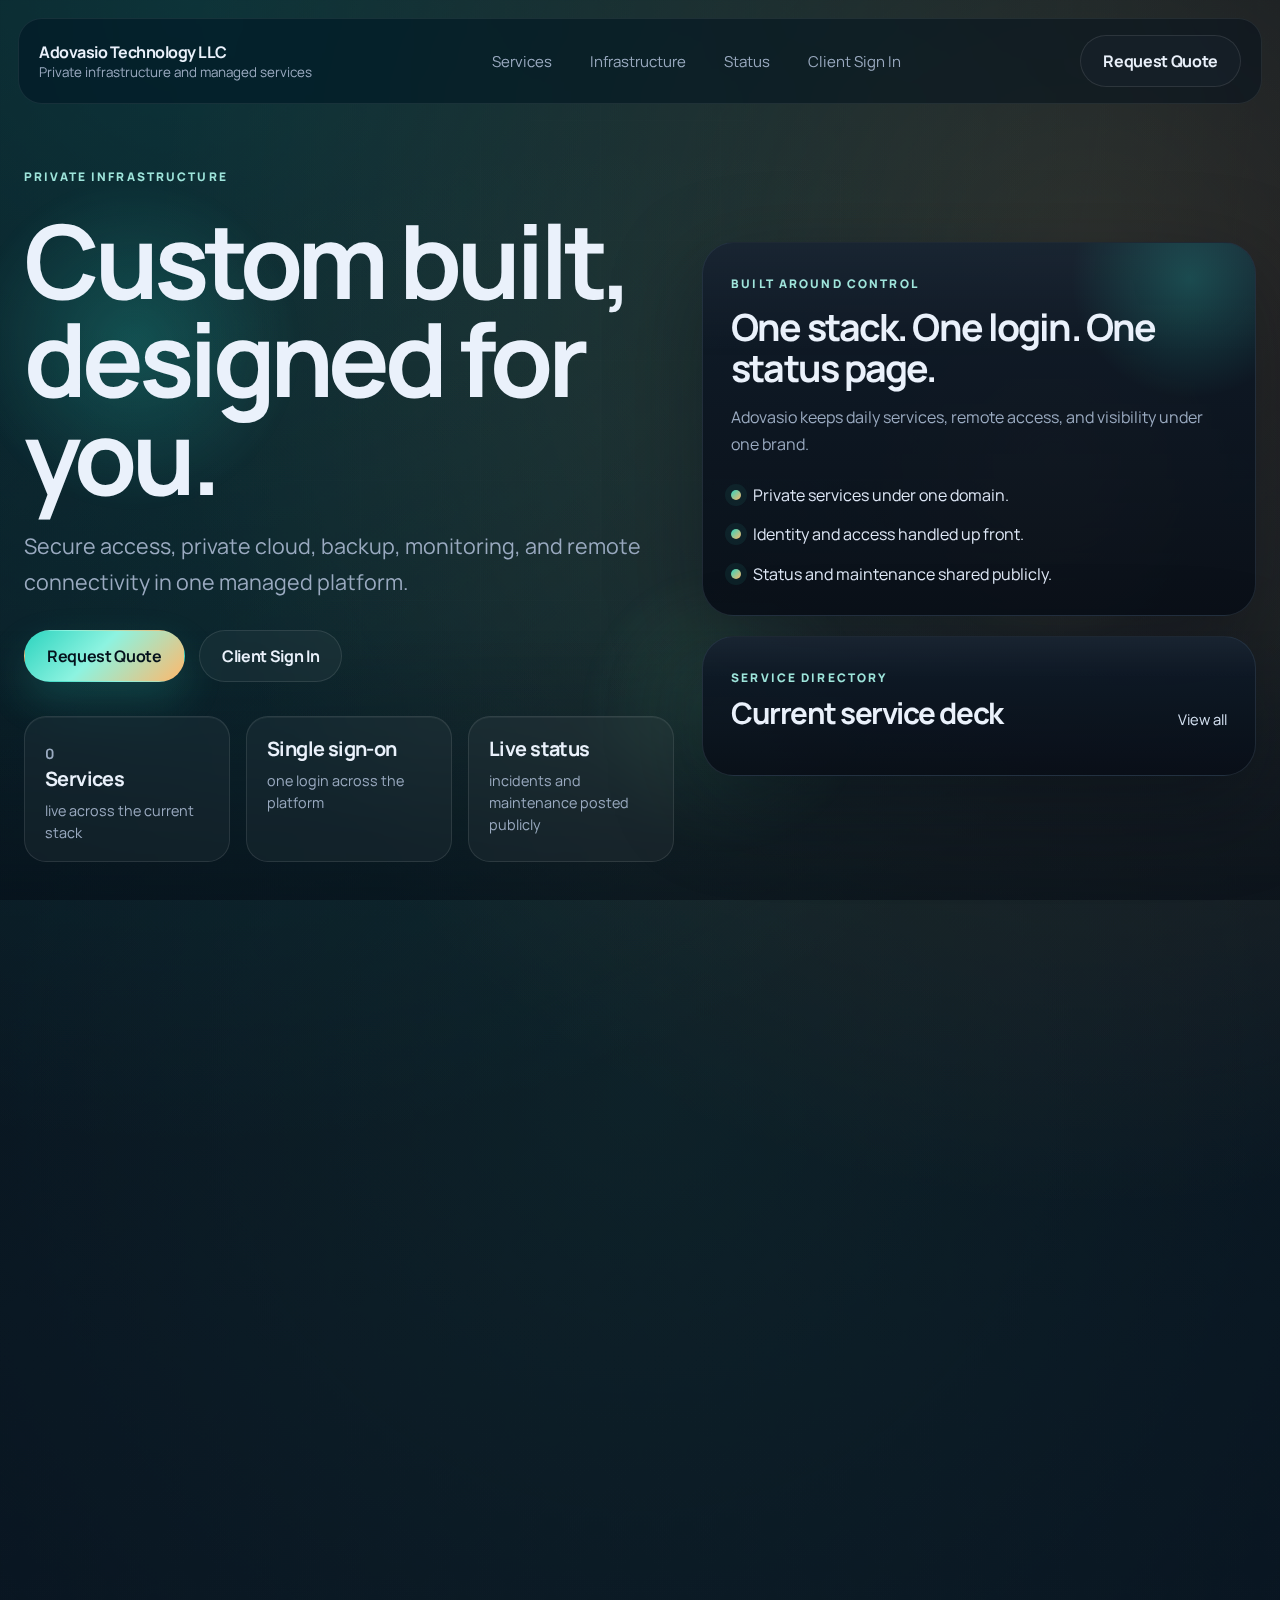
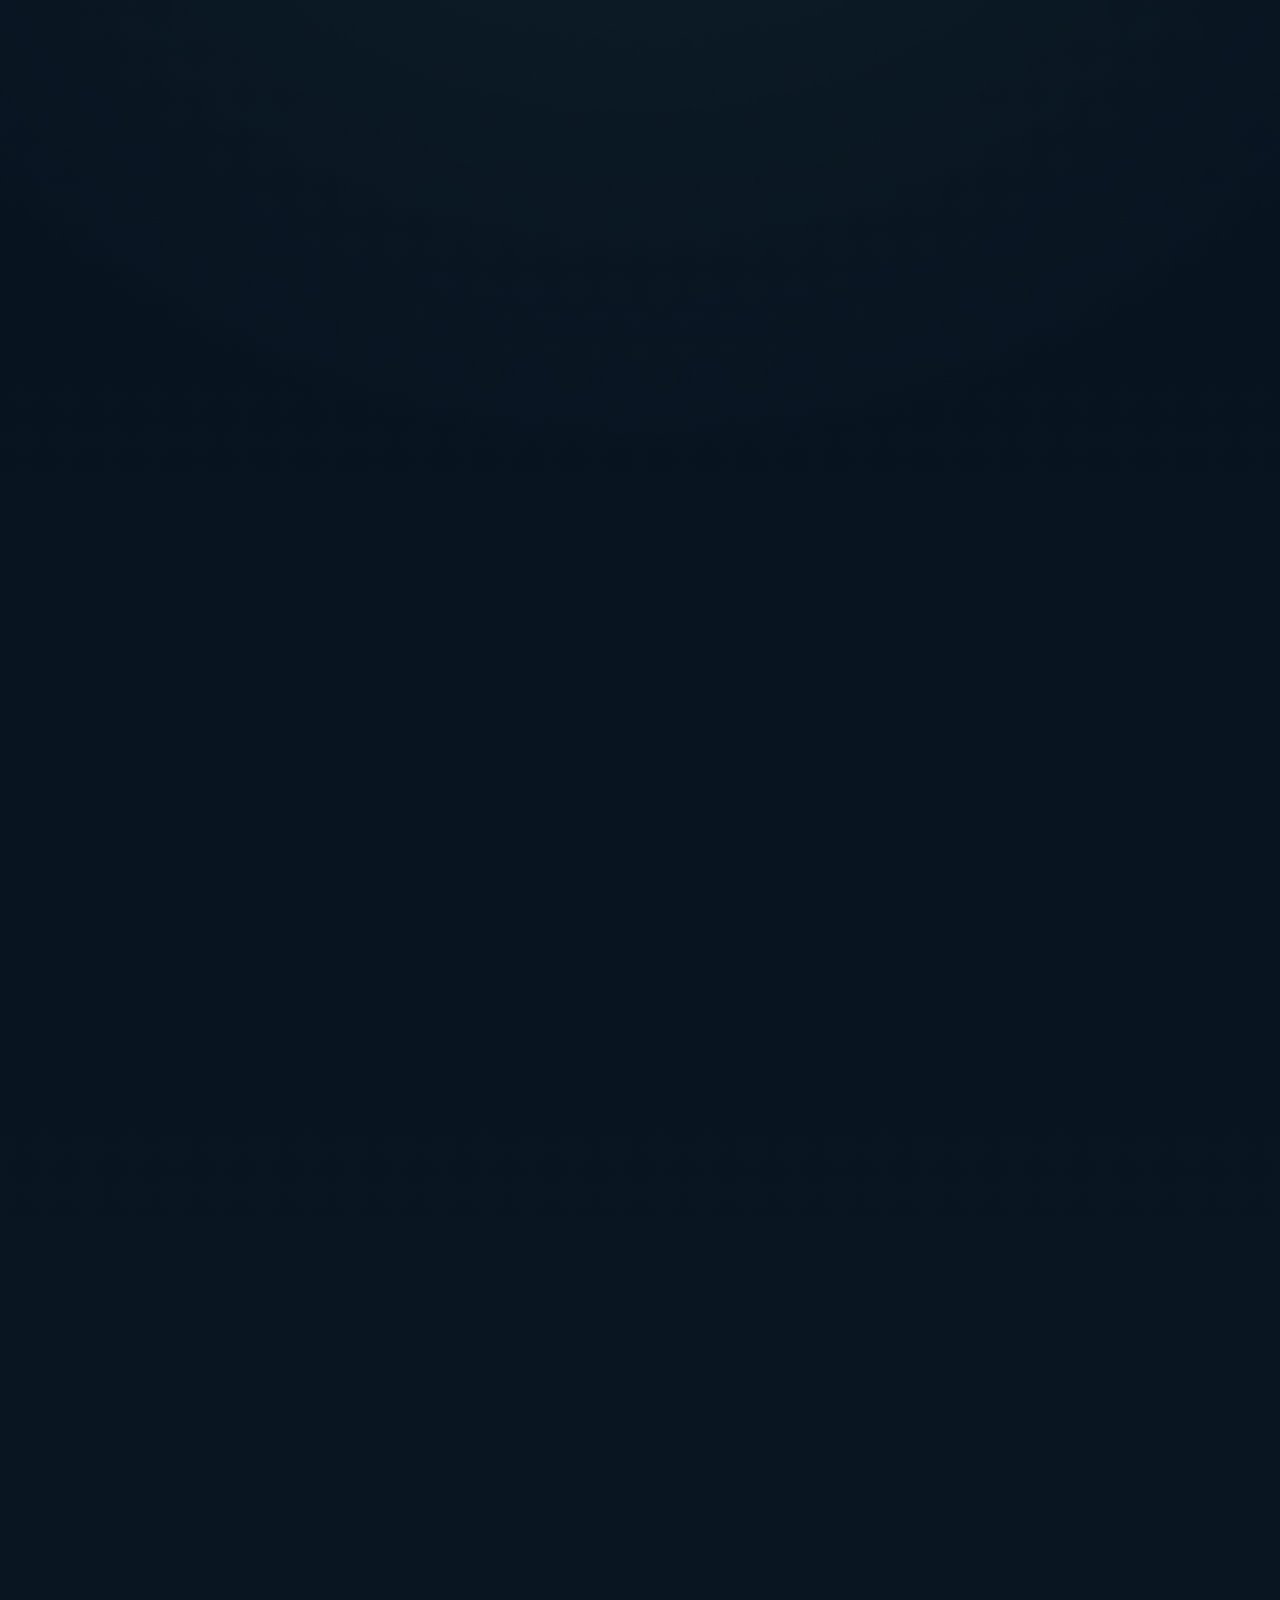
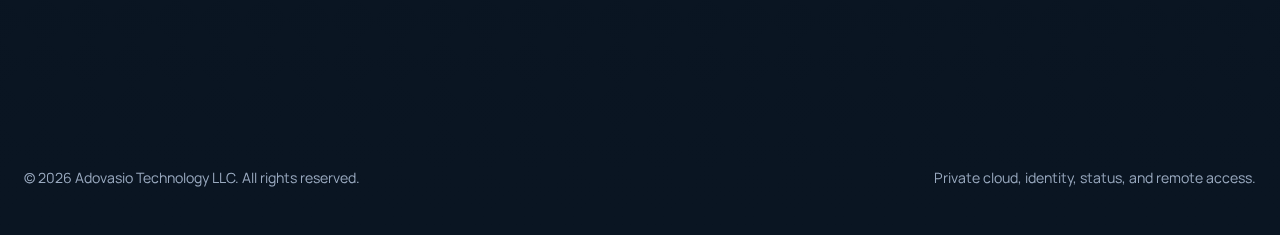
<file: index.html>
<!doctype html>
<html lang="en">
<head>
  <meta charset="utf-8" />
  <title>Adovasio Technology LLC | Private Infrastructure &amp; Managed Services</title>
  <meta name="viewport" content="width=device-width, initial-scale=1" />
  <meta
    name="description"
    content="Private infrastructure, secure access, cloud services, and live status reporting from Adovasio Technology LLC."
  />
  <meta name="theme-color" content="#0b1220" />
  <meta property="og:type" content="website" />
  <meta property="og:site_name" content="Adovasio Technology LLC" />
  <meta property="og:title" content="Adovasio Technology LLC" />
  <meta
    property="og:description"
    content="Private infrastructure, secure access, and managed services from Adovasio Technology LLC."
  />
  <meta property="og:url" content="https://adovasio.com" />
  <meta name="twitter:card" content="summary_large_image" />
  <link rel="preconnect" href="https://fonts.googleapis.com" />
  <link rel="preconnect" href="https://fonts.gstatic.com" crossorigin />
  <link
    href="https://fonts.googleapis.com/css2?family=Manrope:wght@400;500;600;700;800&amp;display=swap"
    rel="stylesheet"
  />
  <script type="application/ld+json">
{
  "@context": "https://schema.org",
  "@type": "Organization",
  "name": "Adovasio Technology LLC",
  "alternateName": "Adovasio Tech",
  "url": "https://adovasio.com",
  "description": "Private infrastructure, secure access, and managed services.",
  "logo": "https://adovasio.com/logo.png"
}
  </script>
  <link rel="stylesheet" href="/assets/css/main.css?v=7" />
  <link rel="stylesheet" href="/assets/css/animations.css?v=4" />
</head>
<body>
  <div class="page-shell">
    <div class="site-header-wrap">
      <header class="site-header" id="site-header">
        <a class="brand-lockup" href="#top" aria-label="Adovasio home">
          <span class="brand-copy">
            <span class="brand-name">Adovasio Technology LLC</span>
            <span class="brand-tag">Private infrastructure and managed services</span>
          </span>
        </a>

        <nav class="site-nav" aria-label="Primary">
          <a href="#services">Services</a>
          <a href="#infrastructure">Infrastructure</a>
          <a href="#observability">Status</a>
          <a
            href="https://sso.adovasio.com/"
            target="_blank"
            rel="noopener noreferrer"
          >
            Client Sign In
          </a>
        </nav>

        <a class="button button-outline header-cta" href="form.html">
          Request Quote
        </a>
      </header>
    </div>

    <main>
      <section class="hero-section" id="top">
        <div class="hero-backdrop" aria-hidden="true">
          <div class="hero-orb hero-orb-a"></div>
          <div class="hero-orb hero-orb-b"></div>
          <div class="hero-orb hero-orb-c"></div>
        </div>

        <div class="hero-copy" data-animate>
          <p class="eyebrow">Private infrastructure</p>
          <h1>Custom built, designed for you.</h1>
          <p class="hero-lead">
            Secure access, private cloud, backup, monitoring, and remote
            connectivity in one managed platform.
          </p>

          <div class="hero-actions">
            <a class="button button-primary" href="form.html">Request Quote</a>
            <a
              class="button button-secondary"
              href="https://sso.adovasio.com/"
              target="_blank"
              rel="noopener noreferrer"
            >
              Client Sign In
            </a>
          </div>

          <div class="hero-stats">
            <article class="stat-card">
              <strong><span data-service-count>0</span> Services</strong>
              <span>live across the current stack</span>
            </article>
            <article class="stat-card">
              <strong>Single sign-on</strong>
              <span>one login across the platform</span>
            </article>
            <article class="stat-card">
              <strong>Live status</strong>
              <span>incidents and maintenance posted publicly</span>
            </article>
          </div>
        </div>

        <div class="hero-aside" data-animate>
          <article class="glass-panel spotlight-card">
            <span class="panel-label">Built Around Control</span>
            <h2>One stack. One login. One status page.</h2>
            <p>Adovasio keeps daily services, remote access, and visibility under one brand.</p>
            <ul class="panel-list">
              <li>Private services under one domain.</li>
              <li>Identity and access handled up front.</li>
              <li>Status and maintenance shared publicly.</li>
            </ul>
          </article>

          <article class="glass-panel launch-card">
            <div class="launch-card-head">
              <div>
                <span class="panel-label">Service Directory</span>
                <h2>Current service deck</h2>
              </div>
              <a href="#services">View all</a>
            </div>
            <div class="service-launch-grid" id="service-launch"></div>
          </article>
        </div>
      </section>

      <section class="signal-strip" data-animate>
        <article>
          <span class="signal-index">01</span>
          <h2>Private infrastructure</h2>
          <p>Services stay under your control.</p>
        </article>
        <article>
          <span class="signal-index">02</span>
          <h2>Simple access</h2>
          <p>SSO, VPN, and cloud work together.</p>
        </article>
        <article>
          <span class="signal-index">03</span>
          <h2>Live visibility</h2>
          <p>Status and maintenance stay public.</p>
        </article>
      </section>

      <section class="section services-section" id="services">
        <div class="section-intro" data-animate>
          <p class="eyebrow">Service Stack</p>
          <h2>Core services, one platform.</h2>
          <p>Storage, identity, backup, print, notes, and monitoring under one managed stack.</p>
        </div>

        <div class="services-grid" id="grid-core"></div>
      </section>

      <section class="section infrastructure-section" id="infrastructure">
        <div class="section-intro" data-animate>
          <p class="eyebrow">Infrastructure</p>
          <h2>Remote access without the sprawl.</h2>
          <p>Deploy routers, identity, and daily services without stitching together unrelated tools.</p>
        </div>

        <div class="feature-grid">
          <article class="feature-card" data-animate>
            <span class="feature-eyebrow">Edge Access</span>
            <h3>Remote router deployments</h3>
            <p>Use Sophos RED or GL.iNet hardware to extend secure connectivity off-site.</p>
            <a
              class="inline-link"
              href="https://docs.gl-inet.com/router/en/4/user_guide/gl-sft1200/?_gl=1*1144x6x*_gcl_au*NzMzNDc5NDQ3LjE3NjU3NDIwODg.*_ga*MTI1MDM0MDkwNC4xNzY1NzQyMDg4*_ga_34T6Q5NL0V*czE3NjkzNjMwNjIkbzUkZzEkdDE3NjkzNjMwNjMkajU5JGwwJGgxOTE1ODIxMzA0#first-time-setup"
              target="_blank"
              rel="noopener noreferrer"
            >
              GL-SFT1200 setup guide
            </a>
          </article>

          <article class="feature-card" data-animate>
            <span class="feature-eyebrow">Identity Layer</span>
            <h3>SSO at the front door</h3>
            <p>One access layer keeps the platform consistent and easier to manage.</p>
          </article>

          <article class="feature-card" data-animate>
            <span class="feature-eyebrow">Private Workspace</span>
            <h3>Cloud, sync, notes, Git, and print</h3>
            <p>Core daily tools stay in one managed environment instead of scattered vendors.</p>
          </article>

          <article class="feature-card" data-animate>
            <span class="feature-eyebrow">Operational Trust</span>
            <h3>Status users can actually see</h3>
            <p>Health, incidents, and maintenance stay visible and customer-facing.</p>
          </article>
        </div>
      </section>

      <section class="section observability-section" id="observability">
        <div class="section-intro" data-animate>
          <p class="eyebrow">Status</p>
          <h2>Live service health, clearly posted.</h2>
          <p>See current status, incidents, and planned maintenance in one place.</p>
        </div>

        <div class="status-summary-grid" id="status-summary" data-animate></div>

        <div class="status-columns">
          <section class="status-block" data-animate>
            <div class="status-block-head">
              <h3>Incidents</h3>
              <p>Current disruptions and open response work.</p>
            </div>
            <div class="status-grid" id="status-incidents"></div>
          </section>

          <section class="status-block" data-animate>
            <div class="status-block-head">
              <h3>Maintenance</h3>
              <p>Scheduled or active changes that may affect service.</p>
            </div>
            <div class="status-grid" id="status-maintenance"></div>
          </section>
        </div>

        <div class="components-shell is-collapsed" data-animate>
          <button
            class="collapse-toggle"
            type="button"
            aria-expanded="false"
            aria-controls="observability-body"
          >
            <span class="collapse-title">Component status</span>
            <span class="collapse-icon" aria-hidden="true">+</span>
          </button>
          <div class="collapsible-body" id="observability-body" hidden>
            <div class="status-grid compact" id="status-components"></div>
          </div>
        </div>
      </section>

      <section class="section cta-section">
        <div class="cta-card" data-animate>
          <p class="eyebrow">Build With Adovasio</p>
          <h2>Build the stack you need.</h2>
          <p>Request a quote for secure access, private cloud, backup, monitoring, or remote connectivity.</p>
          <div class="hero-actions">
            <a class="button button-dark" href="form.html">Request a Quote</a>
            <a
              class="button button-light"
              href="https://sso.adovasio.com/"
              target="_blank"
              rel="noopener noreferrer"
            >
              Client Sign In
            </a>
          </div>
        </div>
      </section>
    </main>

    <footer class="site-footer">
      <span>© 2026 Adovasio Technology LLC. All rights reserved.</span>
      <span>Private cloud, identity, status, and remote access.</span>
    </footer>
  </div>

  <script defer src="/assets/js/app.js?v=5"></script>
  <script defer src="/assets/js/animations.js?v=6"></script>
</body>
<![base64]></html>
</file>
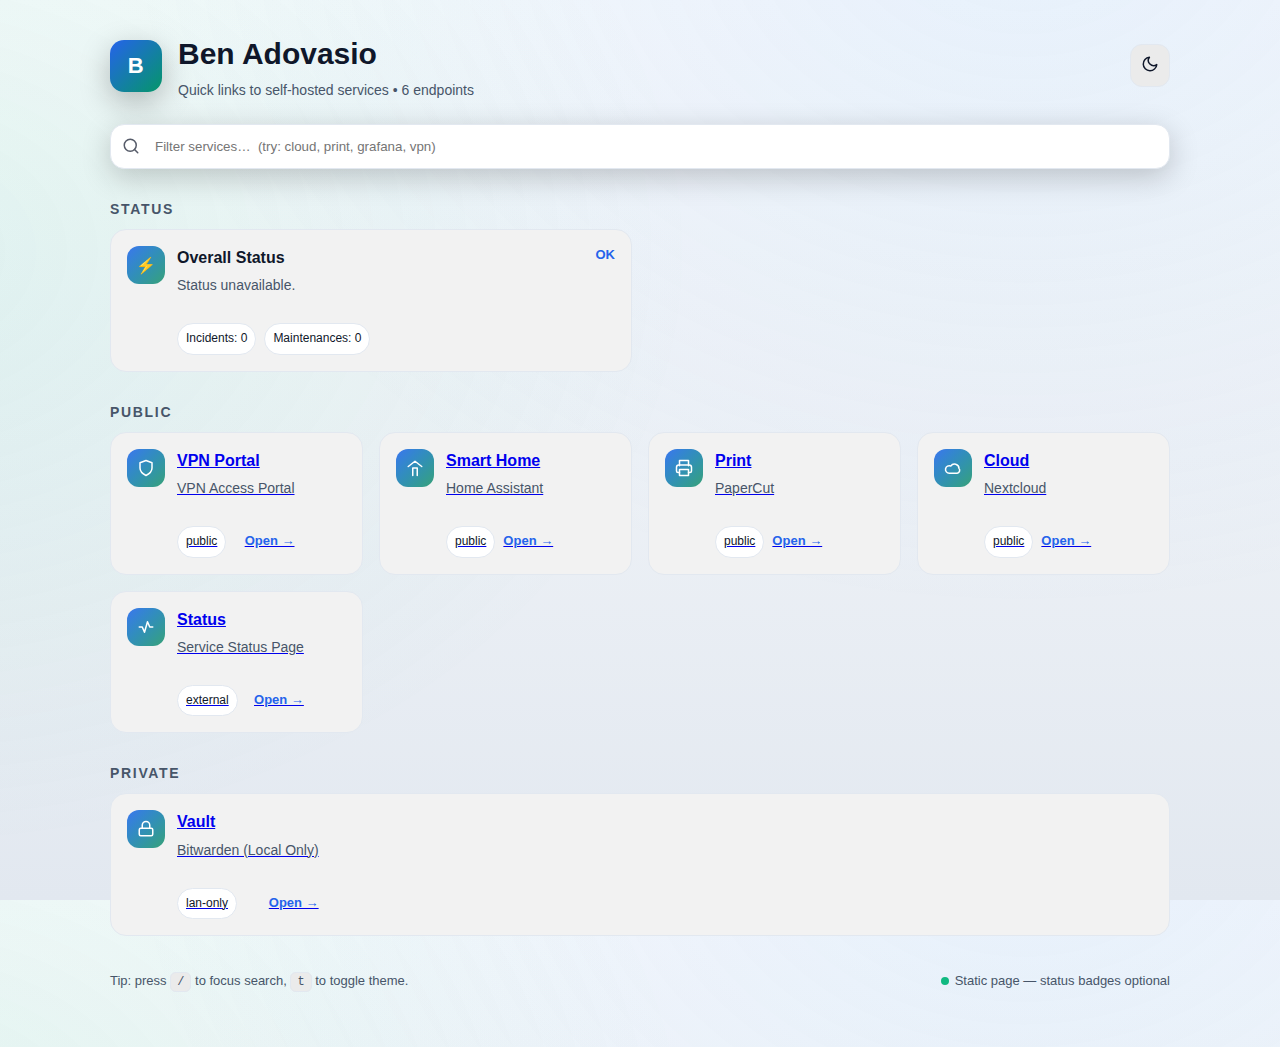
<file: adovasio_homelab_portal_index.html>
<!doctype html>
<html lang="en">
<head>
  <meta charset="utf-8" />
  <meta name="viewport" content="width=device-width, initial-scale=1" />
  <title>Ben Adovasio</title>
  <meta name="description" content="Landing page for Benjamin Adovasio's homelab services." />
  <meta property="og:title" content="Ben Adovasio" />
  <meta property="og:description" content="Quick links to hosted services" />
  <meta property="og:type" content="website" />
  <link rel="icon" href="data:image/svg+xml,<svg xmlns='http://www.w3.org/2000/svg' viewBox='0 0 100 100'><rect width='100' height='100' rx='16' fill='%23212529'/><text x='50' y='58' font-size='52' text-anchor='middle' fill='%23ffffff' font-family='Arial, Helvetica, sans-serif'>B</text></svg>">
  <style>
    :root {
      --bg: #0b1220;
      --bg2: #111827;
      --card: #111827;
      --muted: #94a3b8;
      --text: #e5e7eb;
      --accent: #60a5fa;
      --accent-2: #34d399;
      --ring: #1f2937;
      --radius: 16px;
    }
    :root.light {
      --bg: #f8fafc;
      --bg2: #e2e8f0;
      --card: #ffffff;
      --muted: #475569;
      --text: #0f172a;
      --accent: #2563eb;
      --accent-2: #059669;
      --ring: #e2e8f0;
    }
    * { box-sizing: border-box; }
    html, body { height: 100%; }
    body {
      margin: 0;
      font: 16px/1.45 ui-sans-serif, -apple-system, Segoe UI, Roboto, Helvetica, Arial, "Apple Color Emoji", "Segoe UI Emoji";
      /* Subtle gradient background (your request) */
      background:
        radial-gradient(900px 700px at 80% -10%, rgba(96,165,250,.12), transparent),
        radial-gradient(800px 600px at -8% 28%, rgba(52,211,153,.10), transparent),
        linear-gradient(180deg, var(--bg), var(--bg2));
      color: var(--text);
    }
    .container { max-width: 1100px; margin: 0 auto; padding: 32px 20px 56px; }
    header { display:flex; align-items:center; gap:16px; margin-bottom: 24px; }
    .brand {
      width:52px; height:52px; border-radius:14px; background: linear-gradient(135deg, var(--accent), var(--accent-2));
      display:grid; place-items:center; color:white; font-weight:800; font-size: 22px; letter-spacing:.5px; box-shadow: 0 10px 30px rgba(0,0,0,.25);
    }
    h1 { font-size: clamp(22px, 3vw, 30px); margin: 0; }
    .sub { color: var(--muted); margin-top: 4px; font-size: 14px; }
    .header-actions { margin-left:auto; display:flex; gap: 8px; }
    button.icon {
      border:1px solid var(--ring); background: color-mix(in oklab, var(--card), black 6%);
      color: var(--text); border-radius: 12px; padding: 10px; cursor: pointer;
    }
    button.icon:hover { filter: brightness(1.08); }
    .search {
      position: relative; margin: 14px 0 22px;
    }
    .search input{
      width:100%; padding: 14px 44px; border-radius: 14px; border:1px solid var(--ring); background: var(--card);
      color: var(--text); outline: none; box-shadow: 0 8px 30px rgba(0,0,0,.20);
    }
    .search svg{ position:absolute; left: 12px; top: 50%; transform: translateY(-50%); opacity:.7 }

    .grid { display:grid; grid-template-columns: repeat(auto-fit, minmax(230px, 1fr)); gap:16px; }
    .card {
      border: 1px solid var(--ring); background: color-mix(in oklab, var(--card), black 4%);
      border-radius: var(--radius); padding:16px; display:flex; gap:12px; align-items:flex-start; transition: transform .15s ease, box-shadow .15s ease, border-color .2s ease;
    }
    .card:hover { transform: translateY(-2px); box-shadow: 0 12px 30px rgba(0,0,0,.25); border-color: color-mix(in oklab, var(--ring), var(--accent) 40%); }
    .card .icon {
      width: 38px; height:38px; border-radius: 12px; display:grid; place-items:center; background: linear-gradient(135deg, color-mix(in oklab, var(--accent), white 10%), color-mix(in oklab, var(--accent-2), white 10%));
      color: white; flex: 0 0 auto;
    }
    .card h3 { margin: 0 0 6px; font-size: 16px; }
    .card p { margin: 0 0 10px; color: var(--muted); font-size: 14px; min-height: 38px; }
    .meta { display:flex; gap:8px; align-items:center; flex-wrap: wrap; }
    .tag { font-size: 12px; color: var(--text); background: color-mix(in oklab, var(--card), white 6%); border:1px solid var(--ring); padding: 6px 8px; border-radius: 999px; }
    .visit { margin-left:auto; text-decoration:none; font-weight: 600; font-size: 13px; color: var(--accent); }
    .visit:hover { text-decoration: underline; }

    .section { margin-top: 30px; }
    .section h2{ font-size: 14px; color: var(--muted); font-weight: 700; letter-spacing: .12em; text-transform: uppercase; margin: 0 0 10px; }

    footer { margin-top: 36px; color: var(--muted); font-size: 13px; display:flex; gap:10px; align-items:center; justify-content: space-between; }
    .status-dot { width:8px; height:8px; border-radius: 999px; background: #9ca3af; display:inline-block; margin-right:6px; }
    .status-up { background: #10b981; }
    .status-down { background: #ef4444; }

    .kbd { font-family: ui-monospace, SFMono-Regular, Menlo, Monaco, Consolas, "Liberation Mono", monospace; font-size: 12px; border:1px solid var(--ring); background: color-mix(in oklab, var(--card), black 6%); padding: 2px 6px; border-radius: 6px; }

    @media (prefers-color-scheme: light){ :root:not(.force) { filter:none; } }
  </style>
</head>
<body>
  <div class="container">
    <header>
      <div class="brand" aria-hidden="true">B</div>
      <div>
        <h1>Ben Adovasio</h1>
        <div class="sub">Quick links to self-hosted services • <span id="count"></span> endpoints</div>
      </div>
      <div class="header-actions">
        <button class="icon" title="Toggle theme" id="themeToggle" aria-label="Toggle theme">
          <svg width="18" height="18" viewBox="0 0 24 24" fill="none" stroke="currentColor" stroke-width="2" stroke-linecap="round" stroke-linejoin="round" aria-hidden="true"><path d="M21 12.79A9 9 0 1 1 11.21 3 7 7 0 0 0 21 12.79z"/></svg>
        </button>
      </div>
    </header>

    <div class="search">
      <svg width="18" height="18" viewBox="0 0 24 24" fill="none" stroke="currentColor" stroke-width="2" stroke-linecap="round" stroke-linejoin="round" aria-hidden="true"><circle cx="11" cy="11" r="8"/><path d="m21 21-4.3-4.3"/></svg>
      <input id="filter" type="search" placeholder="Filter services…  (try: cloud, print, grafana, vpn)" autocomplete="off" />
    </div>

    <!-- NEW: Statuspage.io summary viewer (keeps prior layout intact) -->
    <section class="section" id="status">
      <h2>Status</h2>
      <div class="grid" id="grid-status">
        <div class="card" id="overall-card">
          <div class="icon" aria-hidden="true">⚡</div>
          <div>
            <h3 id="overall-text">Overall Status</h3>
            <p id="overall-desc" class="muted">Loading from Statuspage…</p>
            <div class="meta">
              <span class="tag" id="incident-count">Incidents: 0</span>
              <span class="tag" id="maint-count">Maintenances: 0</span>
            </div>
          </div>
          <span id="overall-indicator" class="visit" style="margin-left:auto;">OK</span>
        </div>
        <div id="status-components" class="grid" style="grid-template-columns: repeat(auto-fit, minmax(230px, 1fr)); gap:16px; width:100%"></div>
      </div>
    </section>

    <section class="section" id="public">
      <h2>Public</h2>
      <div class="grid" id="grid-public"></div>
    </section>

    <section class="section" id="private">
      <h2>Private</h2>
      <div class="grid" id="grid-private"></div>
    </section>

    <section class="section" id="infrastructure">
      <h2>Infrastructure</h2>
      <div class="grid" id="grid-infra"></div>
    </section>

    <section class="section" id="observability">
      <h2>Observability</h2>
      <div class="grid" id="grid-obs"></div>
    </section>

    <section class="section" id="tools">
      <h2>Tools</h2>
      <div class="grid" id="grid-tools"></div>
    </section>

    <footer>
      <div>Tip: press <span class="kbd">/</span> to focus search, <span class="kbd">t</span> to toggle theme.</div>
      <div><span class="status-dot status-up"></span><span id="statusHint">Static page — status badges optional</span></div>
    </footer>
  </div>

  <script>
    // ---- Configuration (same as "before") ----
    const SERVICES = {
      core: [
        { name: "VPN Portal", url: "https://vpn-portal.adovasio.com", desc: "VPN Access Portal", icon: "shield", tags: ["public"] },
        { name: "Smart Home", url: "https://smart.adovasio.com", desc: "Home Assistant", icon: "home", tags: ["public"] },
        { name: "Print", url: "https://print.adovasio.com", desc: "PaperCut", icon: "printer", tags: ["public"] },
        { name: "Vault", url: "http://vault.adovasio.local", desc: "Bitwarden (Local Only)", icon: "lock", tags: ["lan-only"] },
        { name: "Cloud", url: "https://cloud.adovasio.com", desc: "Nextcloud", icon: "cloud", tags: ["public"] },
        { name: "Status", url: "https://adovasio.statuspage.io", desc: "Service Status Page", icon: "heartbeat", tags: ["external"] }
      ],
      infra: [],
      observability: [],
      tools: []
    };

    // Statuspage config (you gave me the page id)
    const STATUSPAGE_ID = 'qzblys3lm8jb';

    // (Edit button removed) -- services can still be overridden via devtools by setting window.__services

    // Theme toggle
    const themeToggle = document.getElementById('themeToggle');
    const setTheme = (mode) => {
      document.documentElement.classList.toggle('light', mode === 'light');
      document.documentElement.classList.toggle('force', true);
      localStorage.setItem('theme', mode);
    }
    themeToggle.addEventListener('click', () => {
      const next = (localStorage.getItem('theme') || 'dark') === 'dark' ? 'light' : 'dark';
      setTheme(next);
    });
    document.addEventListener('keydown', (e)=>{
      if (e.key.toLowerCase() === 't') themeToggle.click();
      if (e.key === '/') { e.preventDefault(); document.getElementById('filter').focus(); }
    });
    setTheme(localStorage.getItem('theme') || (matchMedia('(prefers-color-scheme: light)').matches ? 'light':'dark'));

    // Icons (tiny inline SVGs)
    const ICONS = {
      cloud: '<svg width="18" height="18" viewBox="0 0 24 24" fill="none" stroke="currentColor" stroke-width="2" stroke-linecap="round" stroke-linejoin="round"><path d="M17.5 19H7a5 5 0 1 1 2-9.584 6 6 0 0 1 11 3.084A4 4 0 0 1 17.5 19Z"/></svg>',
      printer: '<svg width="18" height="18" viewBox="0 0 24 24" fill="none" stroke="currentColor" stroke-width="2" stroke-linecap="round" stroke-linejoin="round"><path d="M6 9V2h12v7"/><path d="M6 18H4a2 2 0 0 1-2-2v-5a3 3 0 0 1 3-3h14a3 3 0 0 1 3 3v5a2 2 0 0 1-2 2h-2"/><path d="M6 14h12v8H6z"/></svg>',
      mail: '<svg width="18" height="18" viewBox="0 0 24 24" fill="none" stroke="currentColor" stroke-width="2" stroke-linecap="round" stroke-linejoin="round"><path d="M4 4h16v16H4z"/><path d="m22 6-10 7L2 6"/></svg>',
      home: '<svg width="18" height="18" viewBox="0 0 24 24" fill="none" stroke="currentColor" stroke-width="2" stroke-linecap="round" stroke-linejoin="round"><path d="m3 10 9-7 9 7"/><path d="M9 22V12h6v10"/></svg>',
      server: '<svg width="18" height="18" viewBox="0 0 24 24" fill="none" stroke="currentColor" stroke-width="2" stroke-linecap="round" stroke-linejoin="round"><rect x="3" y="3" width="18" height="8" rx="2"/><rect x="3" y="13" width="18" height="8" rx="2"/><path d="M7 8h.01M7 18h.01"/></svg>',
      shield: '<svg width="18" height="18" viewBox="0 0 24 24" fill="none" stroke="currentColor" stroke-width="2" stroke-linecap="round" stroke-linejoin="round"><path d="M12 22s8-4 8-10V5l-8-3-8 3v7c0 6 8 10 8 10z"/></svg>',
      switch: '<svg width="18" height="18" viewBox="0 0 24 24" fill="none" stroke="currentColor" stroke-width="2" stroke-linecap="round" stroke-linejoin="round"><rect x="3" y="7" width="18" height="10" rx="2"/><path d="M7 7v10M17 7v10M3 12h18"/></svg>',
      camera: '<svg width="18" height="18" viewBox="0 0 24 24" fill="none" stroke="currentColor" stroke-width="2" stroke-linecap="round" stroke-linejoin="round"><path d="M23 19a2 2 0 0 1-2 2H3a2 2 0 0 1-2-2V9a2 2 0 0 1 2-2h3l2-3h6l2 3h3a2 2 0 0 1 2 2z"/><circle cx="12" cy="13" r="4"/></svg>',
      chart: '<svg width="18" height="18" viewBox="0 0 24 24" fill="none" stroke="currentColor" stroke-width="2" stroke-linecap="round" stroke-linejoin="round"><path d="M3 3v18h18"/><path d="M7 13v5M12 9v9M17 5v13"/></svg>',
      heartbeat: '<svg width="18" height="18" viewBox="0 0 24 24" fill="none" stroke="currentColor" stroke-width="2" stroke-linecap="round" stroke-linejoin="round"><path d="M3 12h4l3 7 4-14 3 7h4"/></svg>',
      github: '<svg width="18" height="18" viewBox="0 0 24 24" fill="currentColor" aria-hidden="true"><path d="M12 .5A11.5 11.5 0 0 0 .7 12.4c0 5.2 3.4 9.6 8.2 11.1.6.1.8-.3.8-.6v-2c-3.3.7-4-1.4-4-1.4-.5-1.3-1.2-1.6-1.2-1.6-1-.7.1-.7.1-.7 1.2.1 1.8 1.2 1.8 1.2 1.1 1.9 2.9 1.3 3.6 1 .1-.8.4-1.3.7-1.6-2.7-.3-5.5-1.4-5.5-6.1 0-1.3.5-2.4 1.2-3.2-.1-.3-.5-1.6.1-3.3 0 0 1-.3 3.3 1.2a11.3 11.3 0 0 1 6 0c2.3-1.5 3.3-1.2 3.3-1.2.6 1.7.2 3 .1 3.3.8.8 1.2 1.9 1.2 3.2 0 4.7-2.9 5.8-5.6 6.1.4.3.7 1 .7 2v3c0 .3.2.7.8.6 4.7-1.5 8.2-5.9 8.2-11.1A11.5 11.5 0 0 0 12 .5Z"/></svg>',
      db: '<svg width="18" height="18" viewBox="0 0 24 24" fill="none" stroke="currentColor" stroke-width="2" stroke-linecap="round" stroke-linejoin="round"><ellipse cx="12" cy="5" rx="9" ry="3"/><path d="M3 5v6c0 1.7 4 3 9 3s9-1.3 9-3V5"/><path d="M3 11v6c0 1.7 4 3 9 3s9-1.3 9-3v-6"/></svg>',
      proxmox: '<svg width="18" height="18" viewBox="0 0 24 24" fill="none" stroke="currentColor" stroke-width="2" stroke-linecap="round" stroke-linejoin="round"><path d="m3 3 7 9-7 9"/><path d="m21 3-7 9 7 9"/></svg>',
      docs: '<svg width="18" height="18" viewBox="0 0 24 24" fill="none" stroke="currentColor" stroke-width="2" stroke-linecap="round" stroke-linejoin="round"><path d="M14 2H6a2 2 0 0 0-2 2v16a2 2 0 0 0 2 2h12a2 2 0 0 0 2-2V8z"/><path d="M14 2v6h6"/></svg>',
      lock: '<svg width="18" height="18" viewBox="0 0 24 24" fill="none" stroke="currentColor" stroke-width="2" stroke-linecap="round" stroke-linejoin="round"><rect x="3" y="11" width="18" height="10" rx="2"/><path d="M7 11V7a5 5 0 0 1 10 0v4"/></svg>'
    };

    const el = (tag, cls) => { const e=document.createElement(tag); if(cls) e.className=cls; return e; };

    function card(service){
      const a = el('a', 'card'); a.href = service.url; a.target = '_blank'; a.rel = 'noopener';
      const ico = el('div', 'icon'); ico.innerHTML = ICONS[service.icon] || ICONS.home; a.appendChild(ico);
      const wrap = el('div');
      const h3 = el('h3'); h3.textContent = service.name; wrap.appendChild(h3);
      const p = el('p'); p.textContent = service.desc || ''; wrap.appendChild(p);
      const meta = el('div', 'meta');
      (service.tags||[]).forEach(t => { const span = el('span', 'tag'); span.textContent = t; meta.appendChild(span); });
      const visit = el('span'); visit.innerHTML = 'Open →'; visit.className = 'visit'; meta.appendChild(visit);
      wrap.appendChild(meta);
      a.appendChild(wrap);
      return a;
    }

    function render(){
      const data = window.__services || SERVICES;
      // Split core services into public vs private (lan-only) based on tags
      const coreList = data.core || [];
      const publicCore = coreList.filter(s => !(s.tags || []).includes('lan-only'));
      const privateCore = coreList.filter(s => (s.tags || []).includes('lan-only'));

      const mapping = [
        ['infrastructure','grid-infra', data.infra],
        ['observability','grid-obs', data.observability],
        ['tools','grid-tools', data.tools]
      ];

      let total = 0;

      // Render public core
      const pubSection = document.getElementById('public');
      const pubRoot = document.getElementById('grid-public');
      pubRoot.innerHTML = '';
      publicCore.forEach(s => { total++; pubRoot.appendChild(card(s)); });
      pubSection.style.display = publicCore.length ? '' : 'none';

      // Render private core
      const privSection = document.getElementById('private');
      const privRoot = document.getElementById('grid-private');
      privRoot.innerHTML = '';
      privateCore.forEach(s => { total++; privRoot.appendChild(card(s)); });
      privSection.style.display = privateCore.length ? '' : 'none';

      // Render remaining sections
      mapping.forEach(([sectionId, gridId, list]) => {
        const section = document.getElementById(sectionId);
        const root = document.getElementById(gridId);
        root.innerHTML = '';
        (list||[]).forEach(s => { total++; root.appendChild(card(s)); });
        // Hide section entirely if empty
        section.style.display = (list && list.length) ? '' : 'none';
      });

      document.getElementById('count').textContent = total;
      applyFilter(document.getElementById('filter').value);
    }

    function applyFilter(q){
      q = (q || '').trim().toLowerCase();
      const sectionMaps = [
        ['public','grid-public'],
        ['private','grid-private'],
        ['infrastructure','grid-infra'],
        ['observability','grid-obs'],
        ['tools','grid-tools']
      ];
      sectionMaps.forEach(([sectionId, gridId]) => {
        const section = document.getElementById(sectionId);
        const cards = document.querySelectorAll(`#${gridId} .card`);
        let visible = 0;
        cards.forEach(c => {
          const text = c.innerText.toLowerCase();
          const match = text.includes(q);
          c.style.display = match ? '' : 'none';
          if (match) visible++;
        });
        section.style.display = visible ? '' : 'none';
      });
    }

    document.getElementById('filter').addEventListener('input', (e)=> applyFilter(e.target.value));

    // ==== Statuspage viewer ====
    async function fetchStatuspage(){
      if(!STATUSPAGE_ID) return null;
      async function get(path){ const r=await fetch(`https://${STATUSPAGE_ID}.statuspage.io/api/v2/${path}`, {cache:'no-store'}); if(!r.ok) throw new Error(path+': '+r.status); return r.json(); }
      try{
        const [summary, components, incidents, upcoming] = await Promise.all([
          get('summary.json'),
          get('components.json'),
          get('incidents/unresolved.json'),
          get('scheduled-maintenances/upcoming.json')
        ]);
        return { summary, components, incidents, upcoming };
      }catch(e){ console.warn('Statuspage fetch failed:', e.message); return null; }
    }

    function renderStatuspanel(sp){
      const text = document.getElementById('overall-text');
      const desc = document.getElementById('overall-desc');
      const ind = document.getElementById('overall-indicator');
      const incTag = document.getElementById('incident-count');
      const mTag = document.getElementById('maint-count');
      const compRoot = document.getElementById('status-components');
      if(!sp){ desc.textContent = 'Status unavailable.'; return; }
      const indicator = sp.summary?.status?.indicator || 'none';
      const human = sp.summary?.status?.description || 'All Systems Operational';
      const outcome = indicator==='none'?'OK':indicator.toUpperCase();
      text.textContent = 'Overall Status';
      desc.textContent = human;
      ind.textContent = outcome;
      ind.style.color = (indicator==='none')? '#10b981' : (indicator==='minor' ? '#f59e0b' : '#ef4444');
      incTag.textContent = `Incidents: ${(sp.incidents||[]).length}`;
      mTag.textContent = `Maintenances: ${(sp.upcoming||[]).length}`;
      // components
      compRoot.innerHTML = '';
      (sp.components||[]).forEach(c => {
        const div = document.createElement('div');
        div.className = 'card';
        const ico = document.createElement('div'); ico.className='icon'; ico.textContent='🧩';
        const wrap = document.createElement('div');
        const h3 = document.createElement('h3'); h3.textContent=c.name; wrap.appendChild(h3);
        const p = document.createElement('p'); p.textContent=(c.description||''); wrap.appendChild(p);
        const meta = document.createElement('div'); meta.className='meta';
        const st = document.createElement('span'); st.className='tag'; st.textContent=c.status.replace('_',' ');
        meta.appendChild(st); wrap.appendChild(meta);
        div.appendChild(ico); div.appendChild(wrap);
        const right = document.createElement('span'); right.className='visit'; right.textContent=c.status.toUpperCase(); div.appendChild(right);
        compRoot.appendChild(div);
      });
    }

    async function hydrateStatus(){
      const sp = await fetchStatuspage();
      renderStatuspanel(sp);
    }

    // Initial render
    if (document.readyState === 'loading') {
      document.addEventListener('DOMContentLoaded', () => { render(); hydrateStatus(); });
    } else { render(); hydrateStatus(); }

    // --- Tests ---
    (function tests(){
      try {
  console.assert(typeof render === 'function', 'render() should be defined');
  console.assert(document.querySelectorAll('#grid-public .card, #grid-private .card, #grid-infra .card, #grid-obs .card, #grid-tools .card').length >= 1, 'service cards should render');
        console.assert(document.getElementById('overall-card'), 'status overall card present');
      } catch(e){ console.warn('Tests issue:', e); }
    })();
  </script>
</body>
</html>
</file>
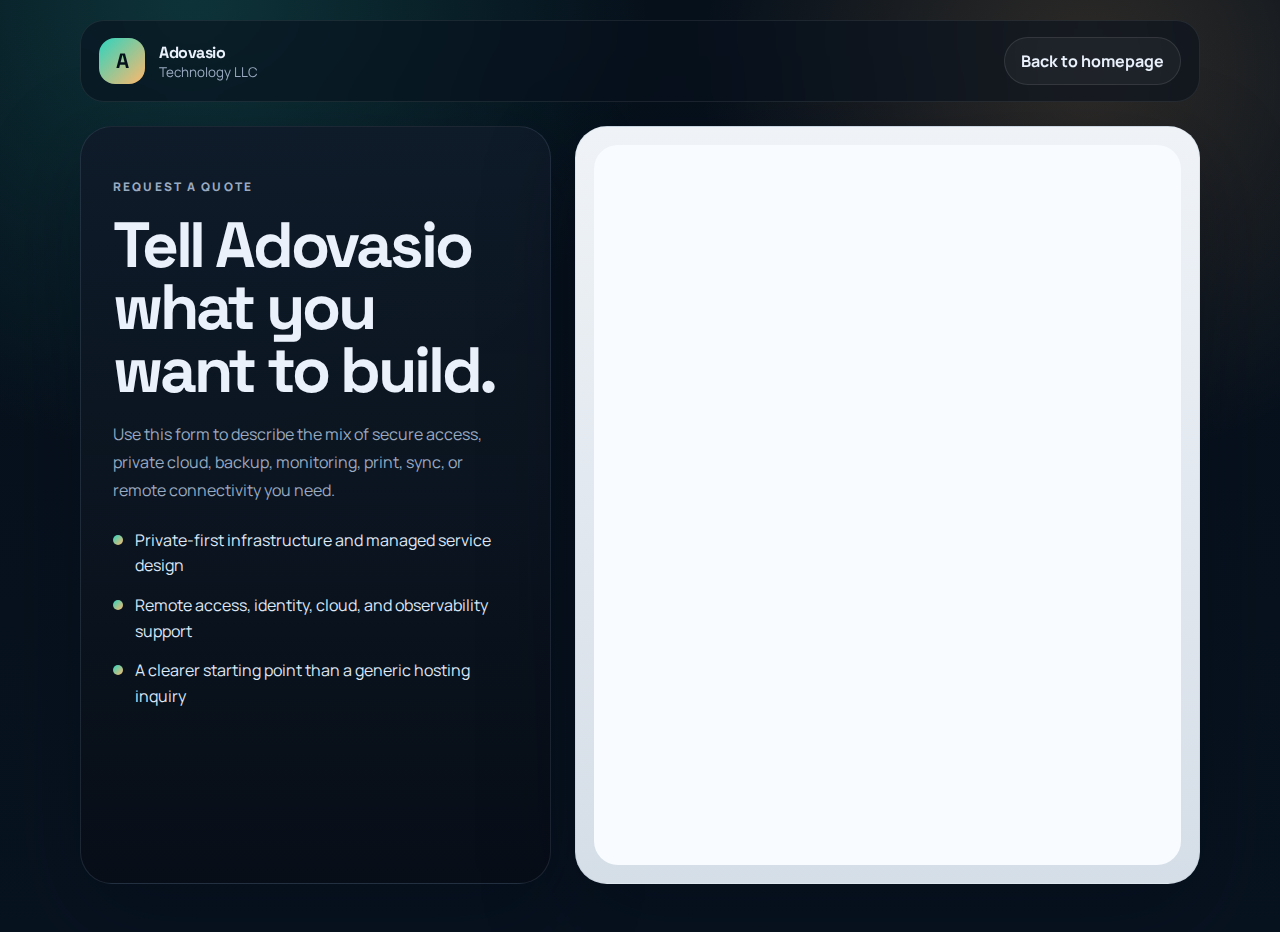
<file: form.html>
<!doctype html>
<html lang="en">
<head>
  <meta charset="UTF-8" />
  <title>Request a Quote | Adovasio Technology LLC</title>
  <meta name="viewport" content="width=device-width, initial-scale=1" />
  <meta
    name="description"
    content="Request a quote for private infrastructure and managed services from Adovasio Technology LLC."
  />
  <link rel="preconnect" href="https://fonts.googleapis.com" />
  <link rel="preconnect" href="https://fonts.gstatic.com" crossorigin />
  <link
    href="https://fonts.googleapis.com/css2?family=Manrope:wght@400;500;600;700;800&amp;family=Space+Grotesk:wght@500;700&amp;display=swap"
    rel="stylesheet"
  />
  <style>
    :root {
      color-scheme: dark;
      --bg: #06101b;
      --bg-soft: #0d1b2a;
      --text: #eaf1fb;
      --muted: #9aaac0;
      --line: rgba(145, 168, 194, 0.16);
      --accent: #2dd4bf;
      --accent-warm: #ffb86b;
      --shadow: 0 30px 90px rgba(0, 8, 20, 0.34);
    }

    * {
      box-sizing: border-box;
    }

    body {
      margin: 0;
      min-height: 100vh;
      font-family: "Manrope", "Segoe UI", sans-serif;
      color: var(--text);
      background:
        radial-gradient(circle at 15% 0%, rgba(45, 212, 191, 0.18), transparent 32%),
        radial-gradient(circle at 85% 8%, rgba(255, 184, 107, 0.16), transparent 28%),
        linear-gradient(180deg, #06101b 0%, #081320 100%);
    }

    a {
      color: inherit;
      text-decoration: none;
    }

    .shell {
      width: min(1120px, calc(100% - 24px));
      margin: 0 auto;
      padding: 20px 0 48px;
    }

    .topbar {
      display: flex;
      justify-content: space-between;
      align-items: center;
      gap: 16px;
      padding: 16px 18px;
      border-radius: 24px;
      border: 1px solid rgba(255, 255, 255, 0.08);
      background: rgba(7, 16, 28, 0.56);
      backdrop-filter: blur(18px);
      -webkit-backdrop-filter: blur(18px);
    }

    .brand {
      display: inline-flex;
      align-items: center;
      gap: 14px;
    }

    .brand-mark {
      display: grid;
      place-items: center;
      width: 46px;
      height: 46px;
      border-radius: 16px;
      background: linear-gradient(135deg, var(--accent), var(--accent-warm));
      color: #04111c;
      font-family: "Space Grotesk", sans-serif;
      font-size: 1.3rem;
      font-weight: 700;
      letter-spacing: -0.08em;
    }

    .brand-copy {
      display: flex;
      flex-direction: column;
    }

    .brand-name {
      font-family: "Space Grotesk", sans-serif;
      font-weight: 700;
      letter-spacing: -0.03em;
    }

    .brand-tag {
      color: var(--muted);
      font-size: 0.84rem;
    }

    .back-link {
      padding: 12px 16px;
      border-radius: 999px;
      border: 1px solid rgba(255, 255, 255, 0.1);
      background: rgba(255, 255, 255, 0.04);
      font-weight: 700;
    }

    .page {
      display: grid;
      grid-template-columns: minmax(0, 0.86fr) minmax(0, 1.14fr);
      gap: 24px;
      margin-top: 24px;
    }

    .intro,
    .form-shell {
      border-radius: 32px;
      border: 1px solid var(--line);
      box-shadow: var(--shadow);
    }

    .intro {
      padding: 32px;
      background:
        linear-gradient(180deg, rgba(15, 27, 41, 0.96), rgba(8, 14, 23, 0.9));
    }

    .eyebrow {
      color: #9ee5db;
      text-transform: uppercase;
      letter-spacing: 0.18em;
      font-size: 0.74rem;
      font-weight: 800;
    }

    h1 {
      margin: 16px 0 0;
      font-family: "Space Grotesk", sans-serif;
      font-size: clamp(2.2rem, 5vw, 4.2rem);
      line-height: 0.98;
      letter-spacing: -0.05em;
    }

    .intro p {
      margin: 18px 0 0;
      color: var(--muted);
      line-height: 1.75;
    }

    .intro ul {
      margin: 24px 0 0;
      padding: 0;
      list-style: none;
      display: grid;
      gap: 14px;
    }

    .intro li {
      display: flex;
      gap: 12px;
      color: #dfe8f7;
      line-height: 1.6;
    }

    .intro li::before {
      content: "";
      width: 10px;
      height: 10px;
      margin-top: 0.45rem;
      border-radius: 999px;
      background: linear-gradient(135deg, var(--accent), var(--accent-warm));
      flex: none;
    }

    .form-shell {
      padding: 18px;
      background:
        linear-gradient(180deg, rgba(244, 248, 252, 0.98), rgba(226, 235, 244, 0.94));
    }

    .form-frame {
      overflow: hidden;
      border-radius: 24px;
      background: #f8fbff;
      min-height: 720px;
    }

    @media (max-width: 860px) {
      .page {
        grid-template-columns: 1fr;
      }
    }

    @media (max-width: 640px) {
      .shell {
        width: min(1120px, calc(100% - 16px));
        padding-top: 12px;
      }

      .topbar {
        flex-wrap: wrap;
      }

      .back-link {
        width: 100%;
        text-align: center;
      }

      .intro,
      .form-shell {
        padding: 20px;
        border-radius: 26px;
      }
    }
  </style>
</head>
<body>
  <div class="shell">
    <header class="topbar">
      <a class="brand" href="index.html">
        <span class="brand-mark">A</span>
        <span class="brand-copy">
          <span class="brand-name">Adovasio</span>
          <span class="brand-tag">Technology LLC</span>
        </span>
      </a>
      <a class="back-link" href="index.html">Back to homepage</a>
    </header>

    <main class="page">
      <section class="intro">
        <p class="eyebrow">Request a Quote</p>
        <h1>Tell Adovasio what you want to build.</h1>
        <p>
          Use this form to describe the mix of secure access, private cloud,
          backup, monitoring, print, sync, or remote connectivity you need.
        </p>
        <ul>
          <li>Private-first infrastructure and managed service design</li>
          <li>Remote access, identity, cloud, and observability support</li>
          <li>A clearer starting point than a generic hosting inquiry</li>
        </ul>
      </section>

      <section class="form-shell">
        <div class="form-frame">
          <script
            type="text/javascript"
            data-origin="www.abcsubmit.com"
            src="//www.abcsubmit.com/embed/id_1jgb18ui0_efp/request-service.js"
            data-role="abcsubmit-form-embed"
            data-document-id="id_1jgb18ui0_efp"
            data-embed-params="utm=abcsubmit"
          ></script>
        </div>
      </section>
    </main>
  </div>
</body>
</html>
</file>
<file: assets/css/main.css>
:root {
  --bg: #06101b;
  --bg-deep: #030812;
  --bg-soft: #0d1b2a;
  --ink: #0d1724;
  --ink-soft: #516175;
  --text: #eaf1fb;
  --text-soft: #9aaac0;
  --paper: #f4f8fc;
  --paper-soft: #dce7f1;
  --line: rgba(145, 168, 194, 0.18);
  --line-strong: rgba(145, 168, 194, 0.28);
  --accent: #2dd4bf;
  --accent-strong: #14b8a6;
  --accent-warm: #ffb86b;
  --success: #56d39b;
  --warning: #f5c66c;
  --danger: #f27d7d;
  --radius-sm: 18px;
  --radius-md: 24px;
  --radius-lg: 32px;
  --shadow-soft: 0 18px 60px rgba(0, 8, 20, 0.2);
  --shadow-deep: 0 28px 90px rgba(0, 8, 20, 0.36);
  --max-width: 1280px;
  --ease-out: cubic-bezier(0.22, 1, 0.36, 1);
}

*,
*::before,
*::after {
  box-sizing: border-box;
}

html {
  scroll-behavior: smooth;
}

body {
  margin: 0;
  min-height: 100vh;
  color: var(--text);
  font-family: "Manrope", "Segoe UI", sans-serif;
  background:
    radial-gradient(circle at 15% 0%, rgba(45, 212, 191, 0.18), transparent 32%),
    radial-gradient(circle at 85% 8%, rgba(255, 184, 107, 0.16), transparent 28%),
    radial-gradient(circle at 50% 32%, rgba(86, 211, 155, 0.08), transparent 40%),
    linear-gradient(180deg, #06101b 0%, #081320 40%, #0a1522 100%);
  overflow-x: hidden;
}

::selection {
  background: rgba(45, 212, 191, 0.26);
  color: #f8fbff;
}

a {
  color: inherit;
}

img,
svg {
  display: block;
  max-width: 100%;
}

button,
input,
textarea,
select {
  font: inherit;
}

.page-shell {
  position: relative;
  isolation: isolate;
}

.page-shell::before {
  content: "";
  position: fixed;
  inset: 0;
  z-index: -2;
  background-image:
    linear-gradient(rgba(255, 255, 255, 0.035) 1px, transparent 1px),
    linear-gradient(90deg, rgba(255, 255, 255, 0.035) 1px, transparent 1px);
  background-size: 120px 120px;
  mask-image: radial-gradient(circle at center, black 30%, transparent 82%);
  -webkit-mask-image: radial-gradient(circle at center, black 30%, transparent 82%);
  opacity: 0.3;
  pointer-events: none;
}

.page-shell::after {
  content: "";
  position: fixed;
  inset: auto 0 0;
  height: 30vh;
  z-index: -1;
  background: linear-gradient(180deg, transparent, rgba(3, 8, 18, 0.45));
  pointer-events: none;
}

.site-header-wrap {
  position: sticky;
  top: 0;
  z-index: 40;
  padding: 18px 18px 0;
}

.site-header {
  width: min(var(--max-width), 100%);
  margin: 0 auto;
  display: flex;
  align-items: center;
  justify-content: space-between;
  gap: 20px;
  padding: 16px 20px;
  border: 1px solid rgba(255, 255, 255, 0.08);
  border-radius: 24px;
  background: rgba(7, 16, 28, 0.55);
  backdrop-filter: blur(18px) saturate(160%);
  -webkit-backdrop-filter: blur(18px) saturate(160%);
  transition:
    background 200ms ease,
    border-color 200ms ease,
    box-shadow 200ms ease,
    transform 200ms ease;
}

.site-header.is-scrolled {
  background: rgba(6, 13, 23, 0.8);
  border-color: rgba(145, 168, 194, 0.16);
  box-shadow: 0 18px 44px rgba(0, 6, 16, 0.28);
}

.brand-lockup {
  display: inline-flex;
  align-items: center;
  gap: 14px;
  min-width: 0;
  text-decoration: none;
}

.brand-mark {
  display: grid;
  place-items: center;
  width: 46px;
  height: 46px;
  border-radius: 16px;
  background:
    linear-gradient(135deg, rgba(45, 212, 191, 0.92), rgba(255, 184, 107, 0.94));
  color: #04111c;
  font-family: "Space Grotesk", "Manrope", sans-serif;
  font-size: 1.3rem;
  font-weight: 700;
  letter-spacing: -0.08em;
  box-shadow: 0 14px 30px rgba(45, 212, 191, 0.18);
}

.brand-copy {
  display: flex;
  flex-direction: column;
  min-width: 0;
}

.brand-name {
  font-family: "Space Grotesk", "Manrope", sans-serif;
  font-size: 1rem;
  font-weight: 700;
  letter-spacing: -0.03em;
}

.brand-tag {
  color: var(--text-soft);
  font-size: 0.84rem;
}

.site-nav {
  display: flex;
  align-items: center;
  gap: 10px;
  flex-wrap: wrap;
  justify-content: center;
}

.site-nav a {
  padding: 10px 14px;
  border-radius: 999px;
  color: var(--text-soft);
  font-size: 0.94rem;
  text-decoration: none;
  transition:
    color 180ms ease,
    background 180ms ease,
    transform 180ms ease;
}

.site-nav a:hover,
.site-nav a:focus-visible {
  color: var(--text);
  background: rgba(255, 255, 255, 0.06);
  outline: none;
}

.button {
  display: inline-flex;
  align-items: center;
  justify-content: center;
  gap: 10px;
  min-height: 52px;
  padding: 0 22px;
  border-radius: 999px;
  border: 1px solid transparent;
  font-weight: 700;
  letter-spacing: -0.02em;
  text-decoration: none;
  transition:
    transform 180ms ease,
    box-shadow 180ms ease,
    border-color 180ms ease,
    background 180ms ease,
    color 180ms ease;
}

.button:hover,
.button:focus-visible {
  transform: translateY(-2px);
  outline: none;
}

.button-primary {
  color: #04111c;
  background: linear-gradient(135deg, #2dd4bf 0%, #8df3e0 45%, #ffb86b 100%);
  box-shadow: 0 18px 42px rgba(45, 212, 191, 0.2);
}

.button-primary:hover,
.button-primary:focus-visible {
  box-shadow: 0 24px 54px rgba(45, 212, 191, 0.26);
}

.button-secondary,
.button-outline,
.button-light {
  color: var(--text);
  background: rgba(255, 255, 255, 0.04);
  border-color: rgba(255, 255, 255, 0.1);
  backdrop-filter: blur(12px);
  -webkit-backdrop-filter: blur(12px);
}

.button-secondary:hover,
.button-outline:hover,
.button-light:hover,
.button-secondary:focus-visible,
.button-outline:focus-visible,
.button-light:focus-visible {
  background: rgba(255, 255, 255, 0.08);
  border-color: rgba(255, 255, 255, 0.18);
}

.button-dark {
  color: #f8fbff;
  background: #08131f;
  border-color: rgba(8, 19, 31, 0.12);
  box-shadow: 0 16px 34px rgba(8, 19, 31, 0.16);
}

.button-dark:hover,
.button-dark:focus-visible {
  box-shadow: 0 22px 40px rgba(8, 19, 31, 0.22);
}

.hero-section,
.section,
.site-footer,
.signal-strip {
  width: min(var(--max-width), calc(100% - 48px));
  margin: 0 auto;
}

.hero-section {
  position: relative;
  display: grid;
  grid-template-columns: minmax(0, 1.08fr) minmax(320px, 0.92fr);
  gap: 28px;
  align-items: center;
  min-height: calc(100svh - 108px);
  padding: 52px 0 48px;
}

.hero-backdrop {
  position: absolute;
  inset: 6% -6% auto;
  height: 90%;
  pointer-events: none;
  z-index: -1;
  filter: blur(6px);
}

.hero-orb {
  position: absolute;
  border-radius: 999px;
  mix-blend-mode: screen;
  opacity: 0.82;
  animation: drift 16s ease-in-out infinite;
}

.hero-orb-a {
  top: 3%;
  left: 1%;
  width: 340px;
  height: 340px;
  background: radial-gradient(circle, rgba(45, 212, 191, 0.28), transparent 68%);
}

.hero-orb-b {
  top: 18%;
  right: 7%;
  width: 360px;
  height: 360px;
  background: radial-gradient(circle, rgba(255, 184, 107, 0.22), transparent 70%);
  animation-delay: -5s;
}

.hero-orb-c {
  bottom: 4%;
  left: 46%;
  width: 280px;
  height: 280px;
  background: radial-gradient(circle, rgba(86, 211, 155, 0.16), transparent 72%);
  animation-delay: -10s;
}

.hero-copy,
.hero-aside {
  position: relative;
  z-index: 1;
}

.eyebrow,
.panel-label,
.feature-eyebrow,
.status-kicker {
  display: inline-flex;
  align-items: center;
  gap: 8px;
  color: #9ee5db;
  text-transform: uppercase;
  letter-spacing: 0.18em;
  font-size: 0.74rem;
  font-weight: 800;
}

.hero-copy h1,
.section-intro h2,
.signal-strip h2,
.cta-card h2,
.glass-panel h2,
.feature-card h3 {
  margin: 0;
  font-family: "Space Grotesk", "Manrope", sans-serif;
  letter-spacing: -0.05em;
}

.hero-copy h1 {
  max-width: 11ch;
  font-size: clamp(3.4rem, 8vw, 7.2rem);
  line-height: 0.96;
  margin-top: 14px;
}

.hero-lead {
  max-width: 44rem;
  margin: 22px 0 0;
  color: var(--text-soft);
  font-size: clamp(1.06rem, 2.3vw, 1.34rem);
  line-height: 1.7;
}

.hero-actions {
  display: flex;
  flex-wrap: wrap;
  gap: 14px;
  margin-top: 30px;
}

.hero-stats {
  display: grid;
  grid-template-columns: repeat(3, minmax(0, 1fr));
  gap: 16px;
  margin-top: 34px;
}

.stat-card {
  padding: 18px 20px;
  border-radius: 22px;
  border: 1px solid rgba(255, 255, 255, 0.1);
  background: rgba(255, 255, 255, 0.04);
  box-shadow: inset 0 1px 0 rgba(255, 255, 255, 0.05);
  backdrop-filter: blur(14px);
  -webkit-backdrop-filter: blur(14px);
}

.stat-card strong {
  display: block;
  font-size: 1.24rem;
  letter-spacing: -0.03em;
}

.stat-card span {
  display: block;
  margin-top: 8px;
  color: var(--text-soft);
  font-size: 0.9rem;
  line-height: 1.5;
}

.hero-aside {
  display: grid;
  gap: 20px;
}

.glass-panel {
  position: relative;
  overflow: hidden;
  padding: 28px;
  border-radius: var(--radius-lg);
  border: 1px solid rgba(145, 168, 194, 0.16);
  background:
    linear-gradient(180deg, rgba(15, 27, 41, 0.96), rgba(8, 14, 23, 0.9));
  box-shadow: var(--shadow-deep);
}

.glass-panel::before {
  content: "";
  position: absolute;
  inset: 0;
  background: linear-gradient(180deg, rgba(255, 255, 255, 0.04), transparent 30%);
  pointer-events: none;
}

.spotlight-card::after {
  content: "";
  position: absolute;
  inset: auto -10% 58% auto;
  width: 240px;
  height: 240px;
  border-radius: 999px;
  background: radial-gradient(circle, rgba(45, 212, 191, 0.24), transparent 70%);
  pointer-events: none;
}

.glass-panel h2 {
  position: relative;
  z-index: 1;
  margin-top: 14px;
  font-size: clamp(1.7rem, 4vw, 2.35rem);
  line-height: 1.08;
}

.glass-panel p {
  position: relative;
  z-index: 1;
  margin: 16px 0 0;
  color: var(--text-soft);
  line-height: 1.7;
}

.panel-list {
  position: relative;
  z-index: 1;
  display: grid;
  gap: 14px;
  margin: 24px 0 0;
  padding: 0;
  list-style: none;
}

.panel-list li {
  display: flex;
  align-items: flex-start;
  gap: 12px;
  color: #dfe8f7;
  line-height: 1.6;
}

.panel-list li::before {
  content: "";
  width: 10px;
  height: 10px;
  margin-top: 0.45rem;
  border-radius: 999px;
  background: linear-gradient(135deg, var(--accent), var(--accent-warm));
  box-shadow: 0 0 0 6px rgba(45, 212, 191, 0.08);
  flex: none;
}

.launch-card-head {
  position: relative;
  z-index: 1;
  display: flex;
  align-items: flex-end;
  justify-content: space-between;
  gap: 16px;
  margin-bottom: 18px;
}

.launch-card-head h2 {
  margin-top: 10px;
  font-size: clamp(1.4rem, 3vw, 1.85rem);
}

.launch-card-head a {
  color: #d5e2f2;
  font-size: 0.92rem;
  text-decoration: none;
}

.launch-card-head a:hover,
.launch-card-head a:focus-visible,
.inline-link:hover,
.inline-link:focus-visible {
  color: #ffffff;
  outline: none;
}

.service-launch-grid {
  display: grid;
  grid-template-columns: repeat(2, minmax(0, 1fr));
  gap: 12px;
}

.service-link {
  display: grid;
  gap: 5px;
  padding: 14px 16px;
  border-radius: 20px;
  border: 1px solid rgba(255, 255, 255, 0.08);
  background: rgba(255, 255, 255, 0.04);
  color: inherit;
  text-decoration: none;
  transition:
    transform 180ms ease,
    border-color 180ms ease,
    background 180ms ease;
}

.service-link strong {
  font-size: 0.95rem;
  letter-spacing: -0.02em;
}

.service-link span {
  color: var(--text-soft);
  font-size: 0.82rem;
}

.service-link:hover,
.service-link:focus-visible {
  transform: translateY(-2px);
  background: rgba(255, 255, 255, 0.07);
  border-color: rgba(255, 255, 255, 0.16);
  outline: none;
}

.signal-strip {
  display: grid;
  grid-template-columns: repeat(3, minmax(0, 1fr));
  gap: 20px;
  padding: 14px 0 20px;
}

.signal-strip article {
  position: relative;
  overflow: hidden;
  padding: 28px;
  border-radius: 30px;
  background: linear-gradient(180deg, rgba(245, 249, 253, 0.98), rgba(231, 239, 247, 0.92));
  border: 1px solid rgba(255, 255, 255, 0.5);
  box-shadow: var(--shadow-soft);
  color: var(--ink);
}

.signal-strip article::before {
  content: "";
  position: absolute;
  inset: auto -40px -40px auto;
  width: 160px;
  height: 160px;
  border-radius: 999px;
  background: radial-gradient(circle, rgba(45, 212, 191, 0.1), transparent 70%);
  pointer-events: none;
}

.signal-index {
  color: rgba(13, 23, 36, 0.4);
  font-size: 0.82rem;
  font-weight: 800;
  letter-spacing: 0.18em;
}

.signal-strip h2 {
  margin-top: 18px;
  font-size: clamp(1.45rem, 3vw, 1.9rem);
  line-height: 1.08;
}

.signal-strip p {
  margin: 14px 0 0;
  color: var(--ink-soft);
  line-height: 1.7;
}

.section {
  padding: 84px 0 0;
}

.section-intro {
  max-width: 780px;
  margin-bottom: 34px;
}

.section-intro h2 {
  font-size: clamp(2.3rem, 5vw, 4.4rem);
  line-height: 0.98;
  margin-top: 14px;
}

.section-intro p:last-child {
  margin: 18px 0 0;
  color: var(--text-soft);
  line-height: 1.75;
  font-size: 1.02rem;
}

.services-grid,
.feature-grid,
.status-grid,
.status-summary-grid {
  display: grid;
  gap: 20px;
}

.services-grid {
  grid-template-columns: repeat(3, minmax(0, 1fr));
}

.card,
.status-card {
  position: relative;
  overflow: hidden;
  border-radius: 30px;
  border: 1px solid rgba(145, 168, 194, 0.16);
  background:
    linear-gradient(180deg, rgba(13, 23, 36, 0.96), rgba(8, 14, 23, 0.92));
  box-shadow: var(--shadow-deep);
}

.service-card {
  display: flex;
  flex-direction: column;
  min-height: 320px;
  padding: 28px;
  color: inherit;
  text-decoration: none;
  transition:
    transform 220ms ease,
    border-color 220ms ease,
    box-shadow 220ms ease;
}

.service-card::before {
  content: "";
  position: absolute;
  inset: 0;
  background: radial-gradient(circle at top right, rgba(var(--service-accent), 0.24), transparent 44%);
  pointer-events: none;
}

.service-card:hover,
.service-card:focus-visible {
  transform: translateY(-6px);
  border-color: rgba(var(--service-accent), 0.44);
  box-shadow: 0 34px 90px rgba(0, 8, 20, 0.44);
  outline: none;
}

.card-top,
.service-footer {
  position: relative;
  z-index: 1;
  display: flex;
  align-items: center;
  justify-content: space-between;
  gap: 14px;
}

.card-top {
  align-items: flex-start;
  margin-bottom: 44px;
}

.service-kicker {
  display: inline-flex;
  align-items: center;
  padding: 8px 12px;
  border-radius: 999px;
  border: 1px solid rgba(var(--service-accent), 0.24);
  color: rgb(var(--service-accent));
  background: rgba(var(--service-accent), 0.12);
  font-size: 0.78rem;
  font-weight: 700;
  letter-spacing: 0.08em;
  text-transform: uppercase;
}

.service-icon {
  width: 56px;
  height: 56px;
  padding: 13px;
  border-radius: 18px;
  border: 1px solid rgba(255, 255, 255, 0.08);
  background: rgba(255, 255, 255, 0.04);
  box-shadow: inset 0 1px 0 rgba(255, 255, 255, 0.04);
}

.service-icon svg {
  width: 100%;
  height: 100%;
  fill: none;
  stroke: rgb(var(--service-accent));
  stroke-width: 1.8;
  stroke-linecap: round;
  stroke-linejoin: round;
}

.service-card h3 {
  position: relative;
  z-index: 1;
  margin: 0;
  font-family: "Space Grotesk", "Manrope", sans-serif;
  font-size: 1.62rem;
  line-height: 1.05;
  letter-spacing: -0.04em;
}

.service-card p {
  position: relative;
  z-index: 1;
  margin: 14px 0 32px;
  color: var(--text-soft);
  line-height: 1.7;
}

.service-footer {
  margin-top: auto;
  padding-top: 18px;
  border-top: 1px solid rgba(255, 255, 255, 0.08);
}

.service-domain {
  color: #d5e2f2;
  font-size: 0.84rem;
}

.service-arrow {
  color: rgb(var(--service-accent));
  font-size: 0.84rem;
  font-weight: 700;
}

.feature-grid {
  grid-template-columns: repeat(2, minmax(0, 1fr));
}

.feature-card {
  padding: 28px;
  border-radius: 30px;
  border: 1px solid rgba(255, 255, 255, 0.36);
  background:
    linear-gradient(180deg, rgba(244, 248, 252, 0.98), rgba(225, 235, 244, 0.92));
  color: var(--ink);
  box-shadow: var(--shadow-soft);
}

.feature-card h3 {
  margin-top: 16px;
  font-size: clamp(1.6rem, 3vw, 2.1rem);
  line-height: 1.08;
}

.feature-card p {
  margin: 14px 0 0;
  color: var(--ink-soft);
  line-height: 1.75;
}

.inline-link {
  display: inline-flex;
  margin-top: 18px;
  color: #0b4b74;
  font-weight: 700;
  text-decoration: none;
}

.observability-section {
  padding-bottom: 0;
}

.status-summary-grid {
  grid-template-columns: repeat(2, minmax(0, 1fr));
}

.status-card {
  padding: 24px;
}

.status-card h3 {
  margin: 0;
  font-family: "Space Grotesk", "Manrope", sans-serif;
  font-size: 1.45rem;
  letter-spacing: -0.04em;
}

.status-card p {
  margin: 12px 0 0;
  color: var(--text-soft);
  line-height: 1.65;
}

.status-meta {
  display: flex;
  flex-wrap: wrap;
  gap: 10px;
  margin-top: 18px;
}

.status-badge,
.status-pill {
  display: inline-flex;
  align-items: center;
  justify-content: center;
  min-height: 34px;
  padding: 0 12px;
  border-radius: 999px;
  border: 1px solid transparent;
  font-size: 0.8rem;
  font-weight: 800;
  letter-spacing: 0.06em;
  text-transform: uppercase;
}

.status-pill {
  background: rgba(255, 255, 255, 0.06);
  border-color: rgba(255, 255, 255, 0.08);
  color: #eaf1fb;
}

.status-badge.none,
.status-badge.operational {
  color: #cbffe8;
  background: rgba(86, 211, 155, 0.12);
  border-color: rgba(86, 211, 155, 0.22);
}

.status-badge.minor,
.status-badge.degraded_performance,
.status-badge.under_maintenance {
  color: #ffe7b1;
  background: rgba(245, 198, 108, 0.14);
  border-color: rgba(245, 198, 108, 0.22);
}

.status-badge.major,
.status-badge.partial_outage {
  color: #ffd8bb;
  background: rgba(255, 184, 107, 0.14);
  border-color: rgba(255, 184, 107, 0.22);
}

.status-badge.critical,
.status-badge.major_outage {
  color: #ffd0d0;
  background: rgba(242, 125, 125, 0.14);
  border-color: rgba(242, 125, 125, 0.22);
}

.status-columns {
  display: grid;
  grid-template-columns: repeat(2, minmax(0, 1fr));
  gap: 20px;
  margin-top: 22px;
}

.status-block {
  display: grid;
  gap: 16px;
}

.status-block-head h3 {
  margin: 0;
  font-family: "Space Grotesk", "Manrope", sans-serif;
  font-size: 1.5rem;
  letter-spacing: -0.04em;
}

.status-block-head p {
  margin: 10px 0 0;
  color: var(--text-soft);
  line-height: 1.65;
}

.status-grid {
  grid-template-columns: repeat(auto-fit, minmax(240px, 1fr));
}

.compact {
  margin-top: 14px;
}

.compact .status-card {
  padding: 20px;
}

.components-shell {
  margin-top: 24px;
  padding: 10px;
  border-radius: 30px;
  border: 1px solid rgba(145, 168, 194, 0.16);
  background: rgba(255, 255, 255, 0.04);
  box-shadow: var(--shadow-soft);
}

.collapse-toggle {
  width: 100%;
  display: flex;
  align-items: center;
  justify-content: space-between;
  gap: 18px;
  padding: 18px 20px;
  border: 0;
  background: none;
  color: inherit;
  text-align: left;
  cursor: pointer;
}

.collapse-title {
  font-family: "Space Grotesk", "Manrope", sans-serif;
  font-size: 1.08rem;
  font-weight: 700;
  letter-spacing: -0.02em;
}

.collapse-icon {
  display: grid;
  place-items: center;
  width: 42px;
  height: 42px;
  border-radius: 16px;
  border: 1px solid rgba(255, 255, 255, 0.12);
  background: rgba(255, 255, 255, 0.06);
  font-size: 1.25rem;
  font-weight: 700;
  transition:
    transform 180ms ease,
    background 180ms ease,
    border-color 180ms ease;
}

.components-shell.is-expanded .collapse-icon {
  background: rgba(255, 255, 255, 0.1);
  border-color: rgba(255, 255, 255, 0.2);
}

.collapsible-body {
  padding: 0 16px 16px;
}

.cta-section {
  padding-bottom: 48px;
}

.cta-card {
  position: relative;
  overflow: hidden;
  padding: clamp(32px, 5vw, 54px);
  border-radius: 36px;
  border: 1px solid rgba(255, 255, 255, 0.56);
  background:
    radial-gradient(circle at top right, rgba(255, 184, 107, 0.2), transparent 35%),
    linear-gradient(135deg, rgba(244, 248, 252, 0.99), rgba(224, 235, 244, 0.96));
  color: var(--ink);
  box-shadow: 0 30px 80px rgba(0, 8, 20, 0.2);
}

.cta-card::after {
  content: "";
  position: absolute;
  inset: auto -8% -18% auto;
  width: 280px;
  height: 280px;
  border-radius: 999px;
  background: radial-gradient(circle, rgba(45, 212, 191, 0.14), transparent 70%);
  pointer-events: none;
}

.cta-card h2 {
  position: relative;
  z-index: 1;
  max-width: 14ch;
  margin-top: 14px;
  font-size: clamp(2.2rem, 5vw, 4.6rem);
  line-height: 0.98;
}

.cta-card p:not(.eyebrow) {
  position: relative;
  z-index: 1;
  max-width: 46rem;
  margin: 18px 0 0;
  color: var(--ink-soft);
  line-height: 1.75;
}

.cta-card .hero-actions {
  position: relative;
  z-index: 1;
}

.cta-card .button-light {
  color: var(--ink);
  background: rgba(8, 19, 31, 0.04);
  border-color: rgba(8, 19, 31, 0.12);
}

.site-footer {
  display: flex;
  flex-wrap: wrap;
  justify-content: space-between;
  gap: 14px;
  padding: 0 0 48px;
  color: var(--text-soft);
  font-size: 0.88rem;
}

@keyframes drift {
  0%,
  100% {
    transform: translate3d(0, 0, 0) scale(1);
  }
  50% {
    transform: translate3d(0, -20px, 0) scale(1.04);
  }
}

@media (max-width: 1120px) {
  .hero-section {
    grid-template-columns: 1fr;
    gap: 22px;
    padding-top: 38px;
  }

  .hero-copy h1 {
    max-width: 12ch;
  }

  .hero-aside {
    grid-template-columns: repeat(2, minmax(0, 1fr));
  }

  .services-grid {
    grid-template-columns: repeat(2, minmax(0, 1fr));
  }
}

@media (max-width: 920px) {
  .site-header {
    flex-wrap: wrap;
    justify-content: flex-start;
  }

  .site-nav {
    order: 3;
    width: 100%;
    justify-content: flex-start;
    overflow-x: auto;
    scrollbar-width: none;
    padding-bottom: 2px;
  }

  .site-nav::-webkit-scrollbar {
    display: none;
  }

  .header-cta {
    margin-left: auto;
  }

  .hero-stats,
  .signal-strip,
  .feature-grid,
  .status-summary-grid,
  .status-columns {
    grid-template-columns: 1fr;
  }

  .hero-aside {
    grid-template-columns: 1fr;
  }
}

@media (max-width: 720px) {
  .site-header-wrap {
    padding: 12px 12px 0;
  }

  .hero-section,
  .section,
  .site-footer,
  .signal-strip {
    width: min(var(--max-width), calc(100% - 24px));
  }

  .hero-section {
    padding-top: 24px;
  }

  .hero-copy h1 {
    max-width: 100%;
    font-size: clamp(2.8rem, 14vw, 4.6rem);
  }

  .hero-actions,
  .cta-card .hero-actions {
    flex-direction: column;
    align-items: stretch;
  }

  .button,
  .header-cta {
    width: 100%;
  }

  .site-header {
    gap: 14px;
  }

  .site-nav {
    gap: 8px;
  }

  .site-nav a {
    padding: 10px 12px;
    font-size: 0.88rem;
    white-space: nowrap;
  }

  .services-grid,
  .service-launch-grid,
  .status-grid {
    grid-template-columns: 1fr;
  }

  .glass-panel,
  .feature-card,
  .service-card,
  .status-card,
  .cta-card,
  .signal-strip article {
    padding: 22px;
    border-radius: 26px;
  }

  .card-top {
    margin-bottom: 28px;
  }

  .service-card {
    min-height: 0;
  }
}

@media (prefers-reduced-motion: reduce) {
  html {
    scroll-behavior: auto;
  }

  *,
  *::before,
  *::after {
    animation-duration: 0.01ms !important;
    animation-iteration-count: 1 !important;
    transition-duration: 0.01ms !important;
    scroll-behavior: auto !important;
  }
}
</file>
<file: assets/css/animations.css>
[data-animate] {
  opacity: 0;
  transform: translateY(34px) scale(0.985);
  filter: blur(10px);
  transition-delay: var(--card-delay, 0ms);
  transition:
    opacity 720ms cubic-bezier(0.22, 1, 0.36, 1),
    transform 720ms cubic-bezier(0.22, 1, 0.36, 1),
    filter 720ms cubic-bezier(0.22, 1, 0.36, 1);
}

[data-animate].visible {
  opacity: 1;
  transform: none;
  filter: none;
}

@media (prefers-reduced-motion: reduce) {
  [data-animate] {
    opacity: 1;
    transform: none;
    filter: none;
  }
}
</file>
